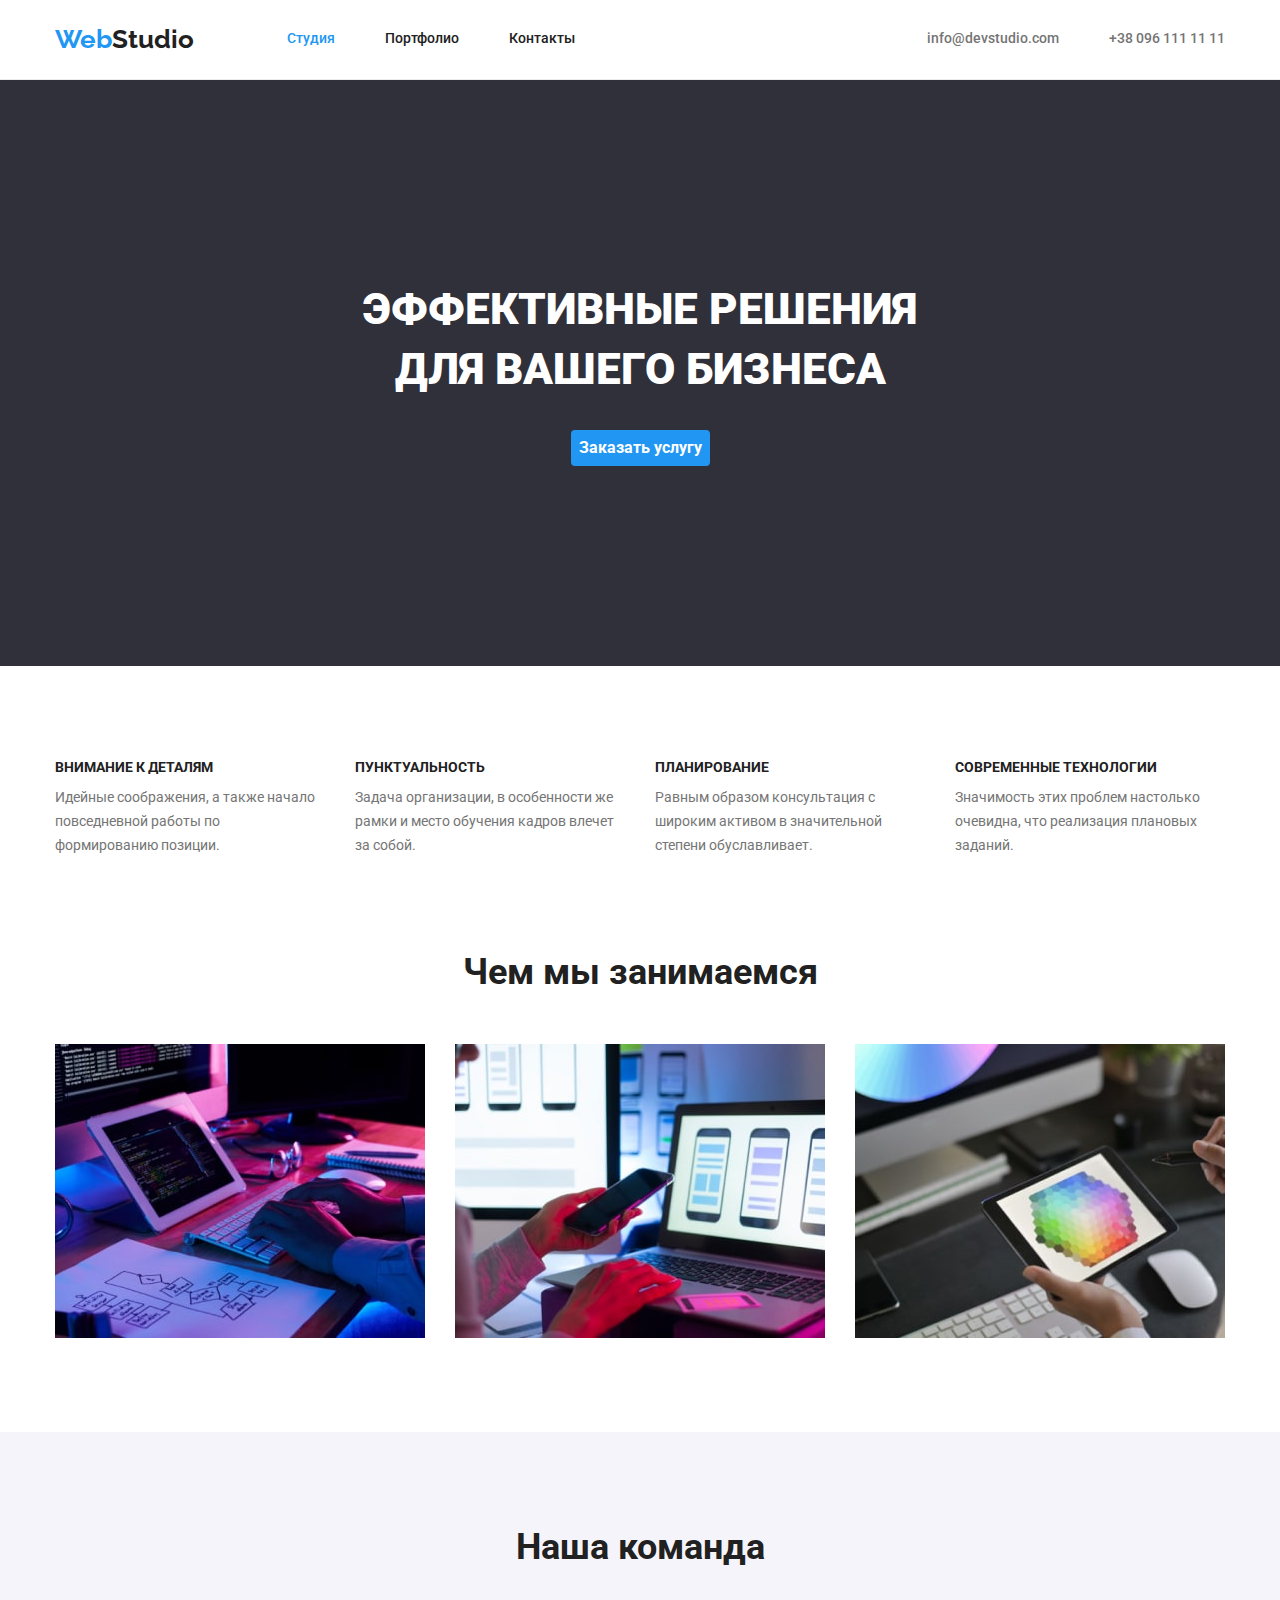
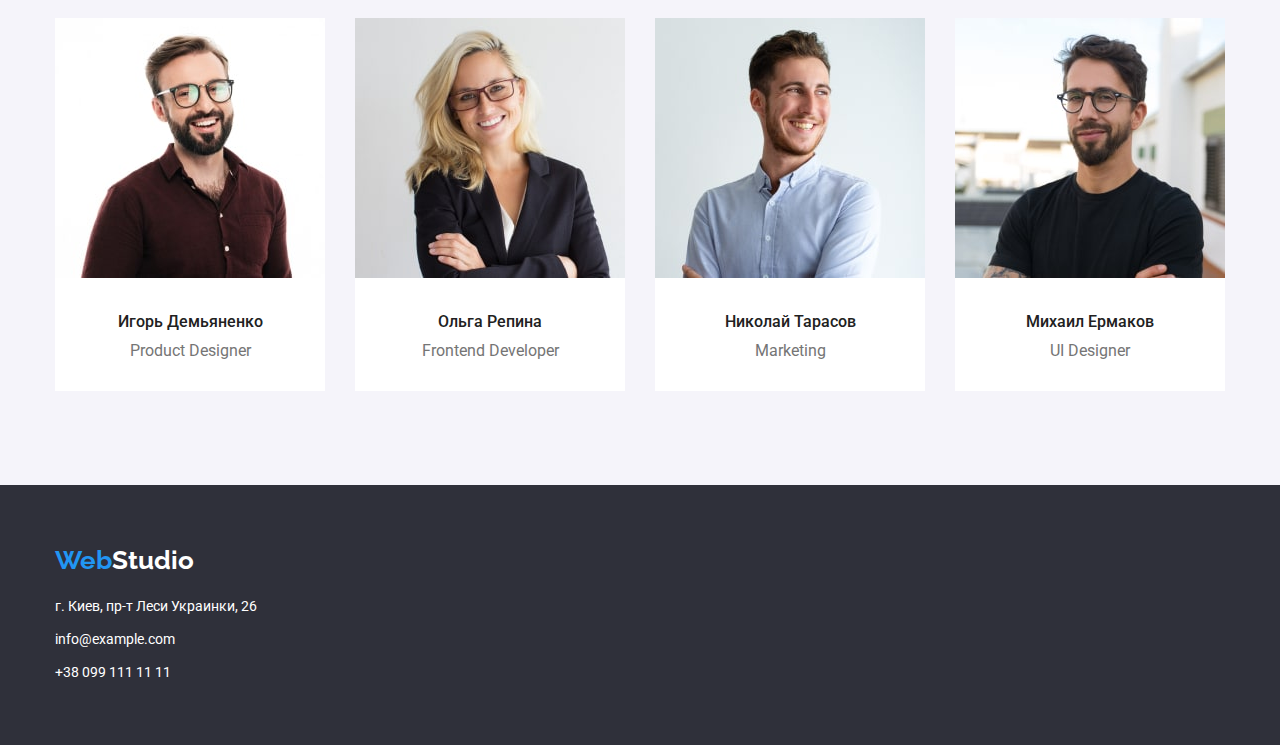
<file: index.html>
<!DOCTYPE html>
<html lang="ru">
<head>
    <meta charset="UTF-8">
    <meta http-equiv="X-UA-Compatible" content="IE=edge">
    <meta name="viewport" content="width=device-width, initial-scale=1.0">
    <title>Студия</title>
    <link rel="preconnect" href="https://fonts.googleapis.com">
    <link rel="preconnect" href="https://fonts.gstatic.com" crossorigin>
    <link href="https://fonts.googleapis.com/css2?family=Raleway:wght@700&family=Roboto:wght@400;500;700;900&display=swap"
        rel="stylesheet">
    <link rel="stylesheet" href="https://cdnjs.cloudflare.com/ajax/libs/modern-normalize/1.1.0/modern-normalize.min.css">
    <link rel="stylesheet" href="./css/styles.css">
</head>

<body>

    <header class="header">
        <div class="container header-container">
            <a class="logo-link link" href="./index.html"><span>Web</span>Studio</a>
            <nav class="header-navigation">
                <ul class="header-list">
                    <li class="header-item active" ><a class="link" href="./index.html">Студия</a></li>
                    <li class="header-item"><a class="link" href="./portfolio.html">Портфолио</a></li>
                    <li class="header-item"><a class="link" href="">Контакты</a></li>
                </ul>
            </nav> 
            <ul class="header-contact">
                <li class="header-contact-item"><a class="header-contact-list link" href="mailto:info@devstudio.com">info@devstudio.com</a></li>
                <li class="header-contact-item"><a class="header-contact-list link" href="tel:+380961111111">+38 096 111 11 11</a></li>
            </ul>
        </div>
    </header> 

    <main class="main">
        
        <section class="hero">
            <div class="container">
                <h1 class="hero-title">Эффективные решения <br /> для вашего бизнеса</h1>
                <button type="button" class="hero-button">Заказать услугу</button>
            </div>
        </section>

        <section class="advantage">
            <div class="container">
                <h2 hidden>Наши преимущества</h2>
                <ul class="advantage-list">
                    <li class="advantage-item">
                        <h3 class="advantage-title">Внимание к деталям</h3>
                        <p class="advantage-text">Идейные соображения, а также начало повседневной работы по формированию позиции.</p>
                    </li>
                    <li class="advantage-item">
                        <h3 class="advantage-title">Пунктуальность</h3>
                        <p class="advantage-text">Задача организации, в особенности же рамки и место обучения кадров влечет за собой.
                        </p>
                    </li>
                    <li class="advantage-item">
                        <h3 class="advantage-title">Планирование</h3>
                        <p class="advantage-text">Равным образом консультация с широким активом в значительной степени обуславливает.
                        </p>
                    </li>
                    <li class="advantage-item">
                        <h3 class="advantage-title">Современные технологии</h3>
                        <p class="advantage-text">Значимость этих проблем настолько очевидна, что реализация плановых заданий.</p>
                    </li>
                </ul>
            </div>
            
        </section>

        <section class="work">
            <div class="container">
                <h2 class="work-title">Чем мы занимаемся</h2>
                <ul class="work-list">
                    <li class="work-item"><img src="./images/image1.jpg" alt="image1" width="370" height="294"></li>
                    <li class="work-item"><img src="./images/image2.jpg" alt="image2" width="370" height="294"></li>
                    <li class="work-item"><img src="./images/image3.jpg" alt="image3" width="370" height="294"></li>
                </ul>
            </div>
        </section>

        <section class="team">
            <div class="container">
                <h2 class="team-title">Наша команда</h2>
                <ul class="team-list">
                    <li class="team-item">
                        <img src="./images/our-team/product-designer.jpg" alt="product-designer" width="270" height="260">
                        <div class="expert">
                            <h3 class="team-item-title">Игорь Демьяненко</h3>
                            <p class="team-item-text">Product Designer</p>
                        </div>
                    </li>
                    <li class="team-item">
                        <img src="./images/our-team/frontend-developer.jpg" alt="frontend-developer" width="270" height="260">
                        <div class="expert">
                            <h3 class="team-item-title">Ольга Репина</h3>
                            <p class="team-item-text">Frontend Developer</p>
                        </div>
                    </li>
                    <li class="team-item">
                        <img src="./images/our-team/marketing.jpg" alt="marketing" width="270" height="260">
                        <div class="expert">
                            <h3 class="team-item-title">Николай Тарасов</h3>
                            <p class="team-item-text">Marketing</p>
                        </div>
                    </li>
                    <li class="team-item">
                        <img src="./images/our-team/ul-designer.jpg" alt="ul-designer" width="270" height="260">
                        <div class="expert">
                            <h3 class="team-item-title">Михаил Ермаков</h3>
                            <p class="team-item-text">UI Designer</p>
                        </div>
                    </li>
                </ul>
            </div>
        </section>
    </main>

    <footer class="footer">
        <div class="container">
            <a class="footer-logo-link link" href="./index.html"><span>Web</span>Studio</a>
            <address class="footer-adress">
                <ul class="adress-list">
                    <li class="adress-item">
                        <a class="adress-link link" href="https://goo.gl/maps/3PC4HaNQBLB8UQDGA" target="_blank"
                            rel="noopener noreferrer">г. Киев, пр-т Леси Украинки, 26</a>
                    </li>
                    <li class="adress-item">
                        <a class="adress-link link" href="mailto:info@example.com">info@example.com</a>
                    </li>
                    <li class="adress-item">
                        <a class="adress-link link" href="tel:+380991111111">+38 099 111 11 11</a>
                    </li>
                </ul>
            </address>
        </div>
    </footer>

</body>

</html>
</file>
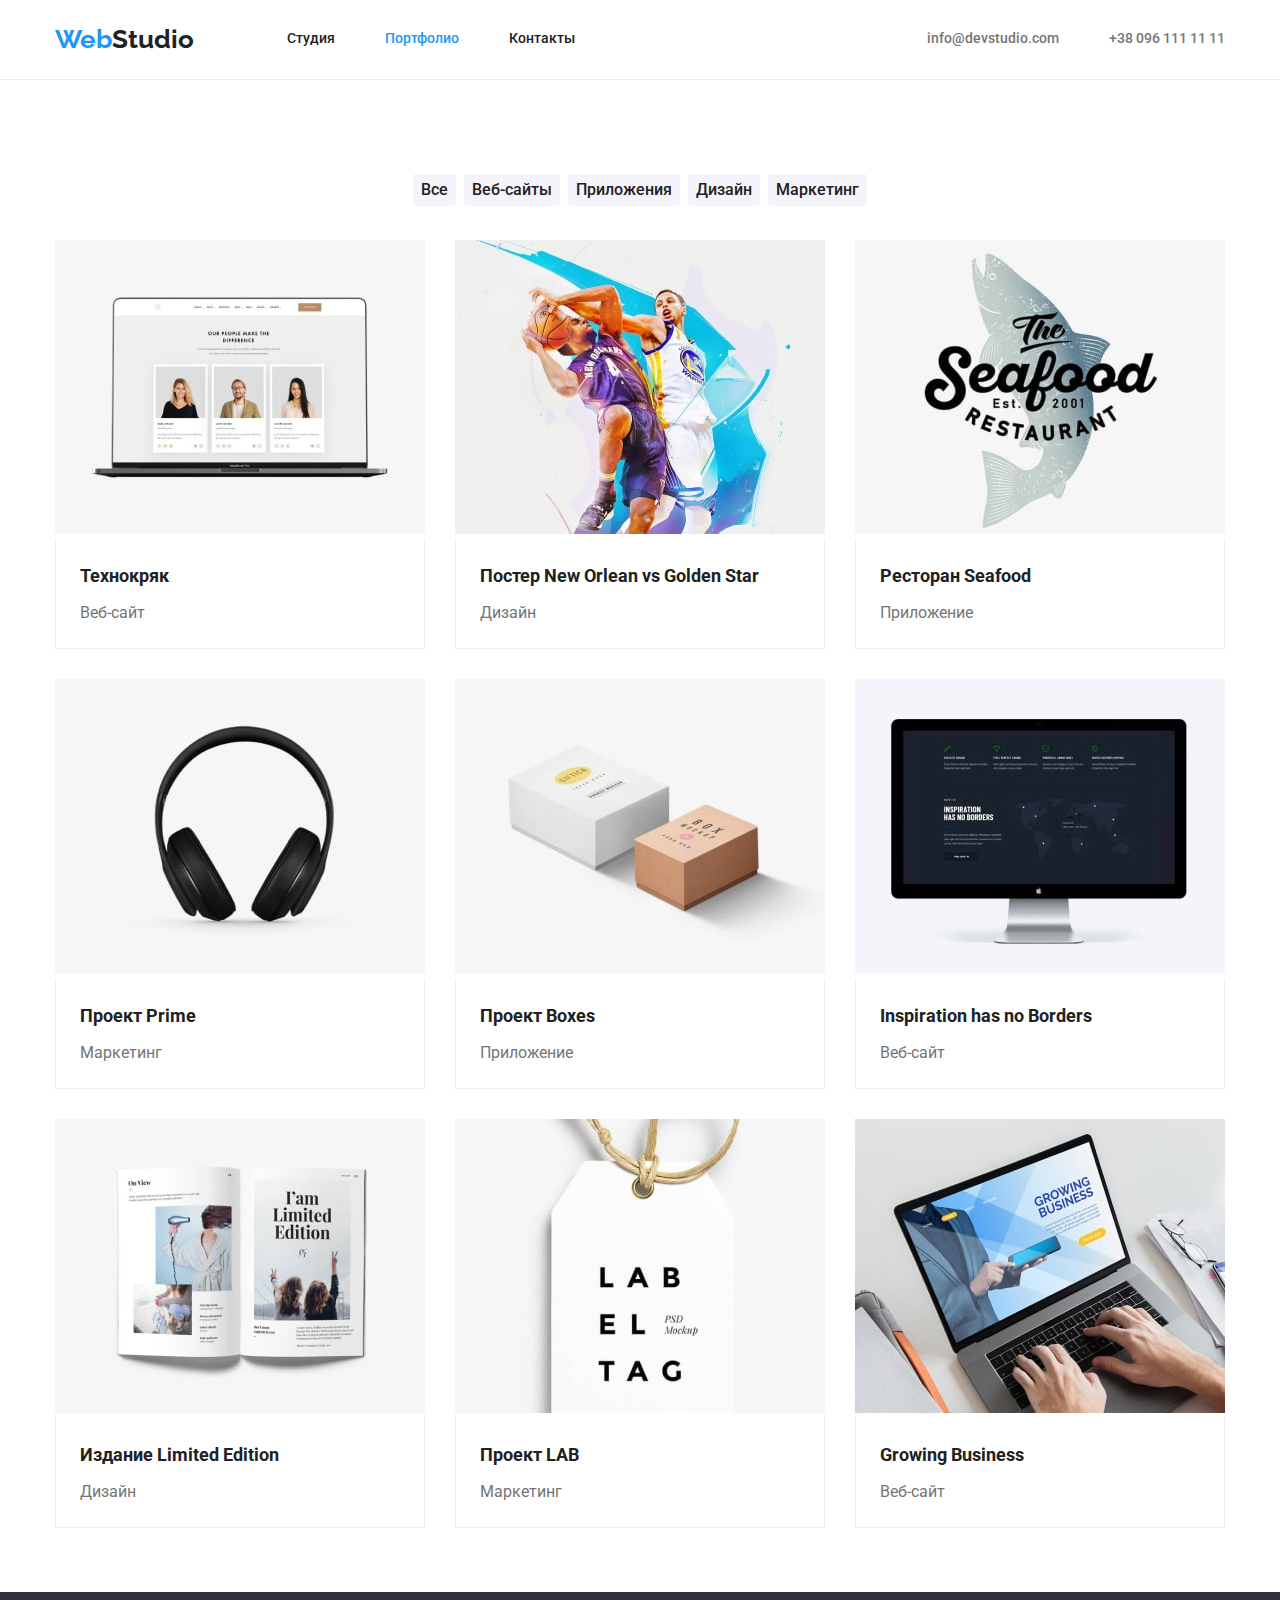
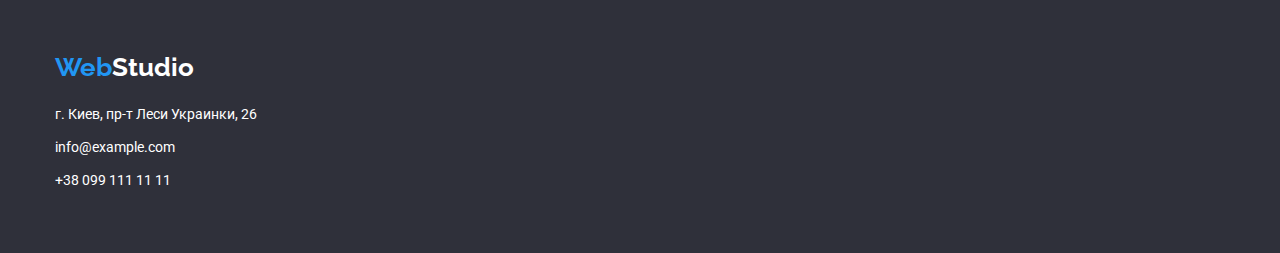
<file: portfolio.html>
<!DOCTYPE html>
<html lang="ru">
<head>
    <meta charset="UTF-8">
    <meta http-equiv="X-UA-Compatible" content="IE=edge">
    <meta name="viewport" content="width=device-width, initial-scale=1.0">
    <title>Портфолио</title>
    <link rel="preconnect" href="https://fonts.googleapis.com">
    <link rel="preconnect" href="https://fonts.gstatic.com" crossorigin>
    <link href="https://fonts.googleapis.com/css2?family=Raleway:wght@700&family=Roboto:wght@400;500;700;900&display=swap"
        rel="stylesheet">
    <link rel="stylesheet" href="https://cdnjs.cloudflare.com/ajax/libs/modern-normalize/1.1.0/modern-normalize.min.css">    
    <link rel="stylesheet" href="./css/styles.css">
</head>

<body>

    <header class="header">
        <div class="container header-container">
            <a class="logo-link link" href="./index.html"><span>Web</span>Studio</a>
            <nav class="header-navigation">
                <ul class="header-list">
                    <li class="header-item"><a class="link" href="./index.html">Студия</a></li>
                    <li class="header-item"><a class="link active" href="./portfolio.html">Портфолио</a></li>
                    <li class="header-item"><a class="link" href="">Контакты</a></li>
                </ul>
            </nav>
            <ul class="header-contact">
                <li class="header-contact-item"><a class="header-contact-list link"
                        href="mailto:info@devstudio.com">info@devstudio.com</a>
                </li>
                <li class="header-contact-item"><a class="header-contact-list link" href="tel:+380961111111">+38 096 111 11
                        11</a>
                </li>
            </ul>
        </div>
    </header>

    <main class="main-portfolio">

        <div class="container navigation">
            <ul class="navigation-list">
                <li class="navigation-item"><button type="button" class="navigation-button">Все</button></li>
                <li class="navigation-item"><button type="button" class="navigation-button">Веб-сайты</button></li>
                <li class="navigation-item"><button type="button" class="navigation-button">Приложения</button></li>
                <li class="navigation-item"><button type="button" class="navigation-button">Дизайн</button></li>
                <li class="navigation-item"><button type="button" class="navigation-button">Маркетинг</button></li>
            </ul>
        </div>

        <div class="container works">
            <ul class="works-list">
                <li class="works-item">
                    <a class="works-link link" href="">
                        <img src="./images/portfolio/laptop.jpg" alt="laptop" width="370" height="294">
                        <div class="works-description">
                            <h3 class="works-item-title">Технокряк</h3>
                            <p class="works-item-text">Веб-сайт</p>
                        </div>
                    </a>
                </li>
                <li class="works-item">
                    <a class="works-link link" href="">
                        <img src="./images/portfolio/basketbolists.jpg" alt="basketbolists" width="370" height="294">
                        <div class="works-description">
                            <h3 class="works-item-title">Постер New Orlean vs Golden Star</h3>
                            <p class="works-item-text">Дизайн</p>
                        </div>
                    </a>
                </li>
                <li class="works-item">
                    <a class="works-link link" href="">
                        <img src="./images/portfolio/seafood.jpg" alt="seafood" width="370" height="294">
                        <div class="works-description">
                            <h3 class="works-item-title">Ресторан Seafood</h3>
                            <p class="works-item-text">Приложение</p>
                        </div>
                    </a>
                </li>
                <li class="works-item">
                    <a class="works-link link" href="">
                        <img src="./images/portfolio/earphones.jpg" alt="earphones" width="370" height="294">
                        <div class="works-description">
                            <h3 class="works-item-title">Проект Prime</h3>
                            <p class="works-item-text">Маркетинг</p>
                        </div>
                    </a>
                </li>
                <li class="works-item">
                    <a class="works-link link" href="">
                        <img src="./images/portfolio/boxes.jpg" alt="boxes" width="370" height="294">
                        <div class="works-description">
                            <h3 class="works-item-title">Проект Boxes</h3>
                            <p class="works-item-text">Приложение</p>
                        </div>
                    </a>
                </li>
                <li class="works-item">
                    <a class="works-link link" href="">
                        <img src="./images/portfolio/display.jpg" alt="display" width="370" height="294">
                        <div class="works-description">
                            <h3 class="works-item-title">Inspiration has no Borders</h3>
                            <p class="works-item-text">Веб-сайт</p>
                        </div>
                    </a>
                </li>
                <li class="works-item">
                    <a class="works-link link" href="">
                        <img src="./images/portfolio/book.jpg" alt="book" width="370" height="294">
                        <div class="works-description">
                            <h3 class="works-item-title">Издание Limited Edition</h3>
                            <p class="works-item-text">Дизайн</p>
                        </div>
                    </a>
                </li>
                <li class="works-item">
                    <a class="works-link link" href="">
                        <img src="./images/portfolio/lab.jpg" alt="lab" width="370" height="294">
                        <div class="works-description">
                            <h3 class="works-item-title">Проект LAB</h3>
                            <p class="works-item-text">Маркетинг</p>
                        </div>
                    </a>
                </li>
                <li class="works-item">
                    <a class="works-link link" href="">
                        <img src="./images/portfolio/growing-business.jpg" alt="growing-business" width="370" height="294">
                        <div class="works-description">
                            <h3 class="works-item-title">Growing Business</h3>
                            <p class="works-item-text">Веб-сайт</p>
                        </div>
                    </a>
                </li>
            </ul>
        </div>

    </main>

        <footer class="footer">
            <div class="container footer-container">
                <a class="footer-logo-link link" href="./index.html"><span>Web</span>Studio</a>
                <address class="footer-adress">
                    <ul class="adress-list">
                        <li class="adress-item">
                            <a class="adress-link link" href="https://goo.gl/maps/3PC4HaNQBLB8UQDGA" target="_blank"
                                rel="noopener noreferrer">г. Киев, пр-т Леси Украинки, 26</a>
                        </li>
                        <li class="adress-item">
                            <a class="adress-link link" href="mailto:info@example.com">info@example.com</a>
                        </li>
                        <li class="adress-item">
                            <a class="adress-link link" href="tel:+380991111111">+38 099 111 11 11</a>
                        </li>
                    </ul>
                </address>
            </div>
        </footer>

</body>

</html>
</file>
<file: css/styles.css>
:root {
  --primary-text-color: #212121;
  --secondary-text-color: #757575;
  --third-text-color: #ffffff;
  --accent-color: #2196f3;
  --main-bgc: #ffffff;
  --additional-bgc: #2f303a;
  --third-bgc: #f5f4fa;
  --button-bgc: #f5f4fa;
  --button-accent-bgc: #2196f3;
  --button-accent-color: #ffffff;
  --border-color: #ececec;
  --border-second-color: #eeeeee;
}

body {
  font-family: Roboto, sans-serif;
  background-color: var(--main-bgc);
  color: var(--primary-text-color);
}

.link {
  color: inherit;
  text-decoration: none;
}

.link:hover,
.link:focus {
  color: var(--accent-color);
}
.active {
  color: var(--accent-color);
}

ul {
  list-style: none;
  margin: 0;
  padding: 0;
}
p,
h1,
h2,
h3,
h4,
h5,
h6 {
  margin: 0;
}

button {
  cursor: pointer;
  border-radius: 4px;
  border-color: transparent;
}

.logo-link {
  font-family: Raleway;
  font-weight: 700;
  font-size: 26px;
  line-height: 1.19;
  color: var(--primary-text-color);

  margin-right: 93px;
}

.footer-logo-link {
  font-family: Raleway;
  font-weight: 700;
  font-size: 26px;
  line-height: 1.19;
  color: var(--third-text-color);
}

h2 {
  font-weight: 700;
  font-size: 36px;
  line-height: 1.17;
  text-align: center;
  color: var(--primary-text-color);
}

.container {
  width: 1200px;
  padding-left: 15px;
  padding-right: 15px;
  margin: 0 auto;
}

/*--------------------HEADER---------------------*/

.header {
  background-color: var(--main-bgc);

  border-bottom: 1px solid var(--border-color);
  padding: 24px 0px;
}

span {
  color: var(--accent-color);
  font-weight: 700;
}

.header-contact {
  margin: 0;
}

.header-list {
  display: flex;
}

.header-item {
  font-weight: 500;
  font-size: 14px;
  line-height: 1.14;
}

.header-item:not(:last-child) {
  margin-right: 50px;
}

.header-contact-item {
  font-weight: 500;
  font-size: 14px;
  line-height: 1.14;
  color: var(--secondary-text-color);
}

.header-contact-item:not(:last-child) {
  margin-right: 50px;
}

.header-container {
  display: flex;
  align-items: center;
}

.header-contact {
  display: flex;
  margin-left: auto;
  justify-content: auto;
}

/*--------------------HERO--------------------*/

.hero {
  background-color: var(--additional-bgc);
  text-align: center;

  padding-top: 200px;
  padding-bottom: 200px;
}

.hero-title {
  font-weight: 900;
  font-size: 44px;
  line-height: 1.36;
  text-align: center;
  text-transform: uppercase;
  color: var(--third-text-color);

  margin: 0;
}

.hero-button {
  font-family: inherit;
  font-weight: 700;
  font-size: 16px;
  line-height: 1.88;
  align-items: center;
  text-align: center;
  background-color: var(--accent-color);
  color: var(--third-text-color);

  margin-top: 30px;
}

/*--------------------ADVANTAGE--------------------*/

.advantage {
  background-color: var(--main-bgc);
  padding-top: 94px;
  padding-bottom: 94px;
}

.advantage-title {
  font-weight: 700;
  font-size: 14px;
  line-height: 1.14;
  text-transform: uppercase;
  color: var(--primary-text-color);

  margin-bottom: 10px;
}

.advantage-list {
  display: flex;
  justify-content: space-between;
}

.advantage-item {
  width: 270px;
}

.advantage-item:not(:last-child) {
  margin-right: 30px;
}

.advantage-text {
  font-size: 14px;
  line-height: 1.71;
  color: var(--secondary-text-color);
}

/*--------------------WORK--------------------*/

.work {
  padding-bottom: 90px;
}

.work-title {
  margin-bottom: 50px;
}

.work-list {
  display: flex;
}

.work-item:not(:last-child) {
  margin-right: 30px;
}

/*--------------------TEAM--------------------*/

.team {
  background-color: #f5f4fa;

  padding-top: 94px;
  padding-bottom: 94px;
}

.team-title {
  margin-bottom: 50px;
}

.team-list {
  display: flex;
  justify-content: space-between;
}

.team-item {
  background-color: var(--main-bgc);
}

.expert {
  padding-top: 30px;
  padding-bottom: 30px;
}

.team-item-title {
  font-weight: 500;
  font-size: 16px;
  line-height: 1.19;
  text-align: center;
  color: var(--primary-text-color);

  margin-bottom: 10px;
}

.team-item-text {
  font-size: 16px;
  line-height: 1.19;
  text-align: center;
  color: var(--secondary-text-color);
}

/*--------------------FOOTER--------------------*/

.footer {
  background-color: var(--additional-bgc);

  padding-top: 60px;
  padding-bottom: 60px;
}

.footer-adress {
  font-style: inherit;

  margin-top: 20px;
}

.adress-item:not(:last-child) {
  margin-bottom: 9px;
}

.adress-link {
  font-size: 14px;
  line-height: 1.71;
  color: var(--third-text-color);
}

/*--------------------PORTFOLIO-NAVIGATION--------------------*/

.main-portfolio {
  padding-top: 94px;
  padding-bottom: 94px;
}

.navigation-list {
  display: flex;
  justify-content: center;
  margin-bottom: 34px;
}

.navigation-item:not(:last-child) {
  margin-right: 8px;
}

.navigation-button {
  font-family: inherit;
  font-weight: 500;
  font-size: 16px;
  line-height: 1.63;
  text-align: center;
  color: var(--primary-text-color);
  background-color: var(--button-bgc);
}

.navigation-button:hover {
  color: var(--button-accent-color);
  background-color: var(--button-accent-bgc);
}

/*--------------------PORTFOLIO-WORKS--------------------*/

.works-list {
  display: flex;
  flex-wrap: wrap;
}

.works-item {
  flex-basis: calc((100% - 60px) / 3);
  margin-right: 30px;
  margin-bottom: 30px;
}

.works-item:nth-child(3n) {
  margin-right: 0;
}

.works-item:nth-last-child(-n + 3) {
  margin-bottom: -30px;
}

.works-description {
  border-right: 1px solid var(--border-second-color);
  border-bottom: 1px solid var(--border-second-color);
  border-left: 1px solid var(--border-second-color);

  padding: 20px 24px 20px 24px;
}

.works-item-title {
  font-weight: 700;
  font-size: 18px;
  line-height: 2;
  color: var(--primary-text-color);

  margin-bottom: 4px;
}

.works-item-text {
  font-size: 16px;
  line-height: 1.88;
  color: var(--secondary-text-color);
}
</file>
